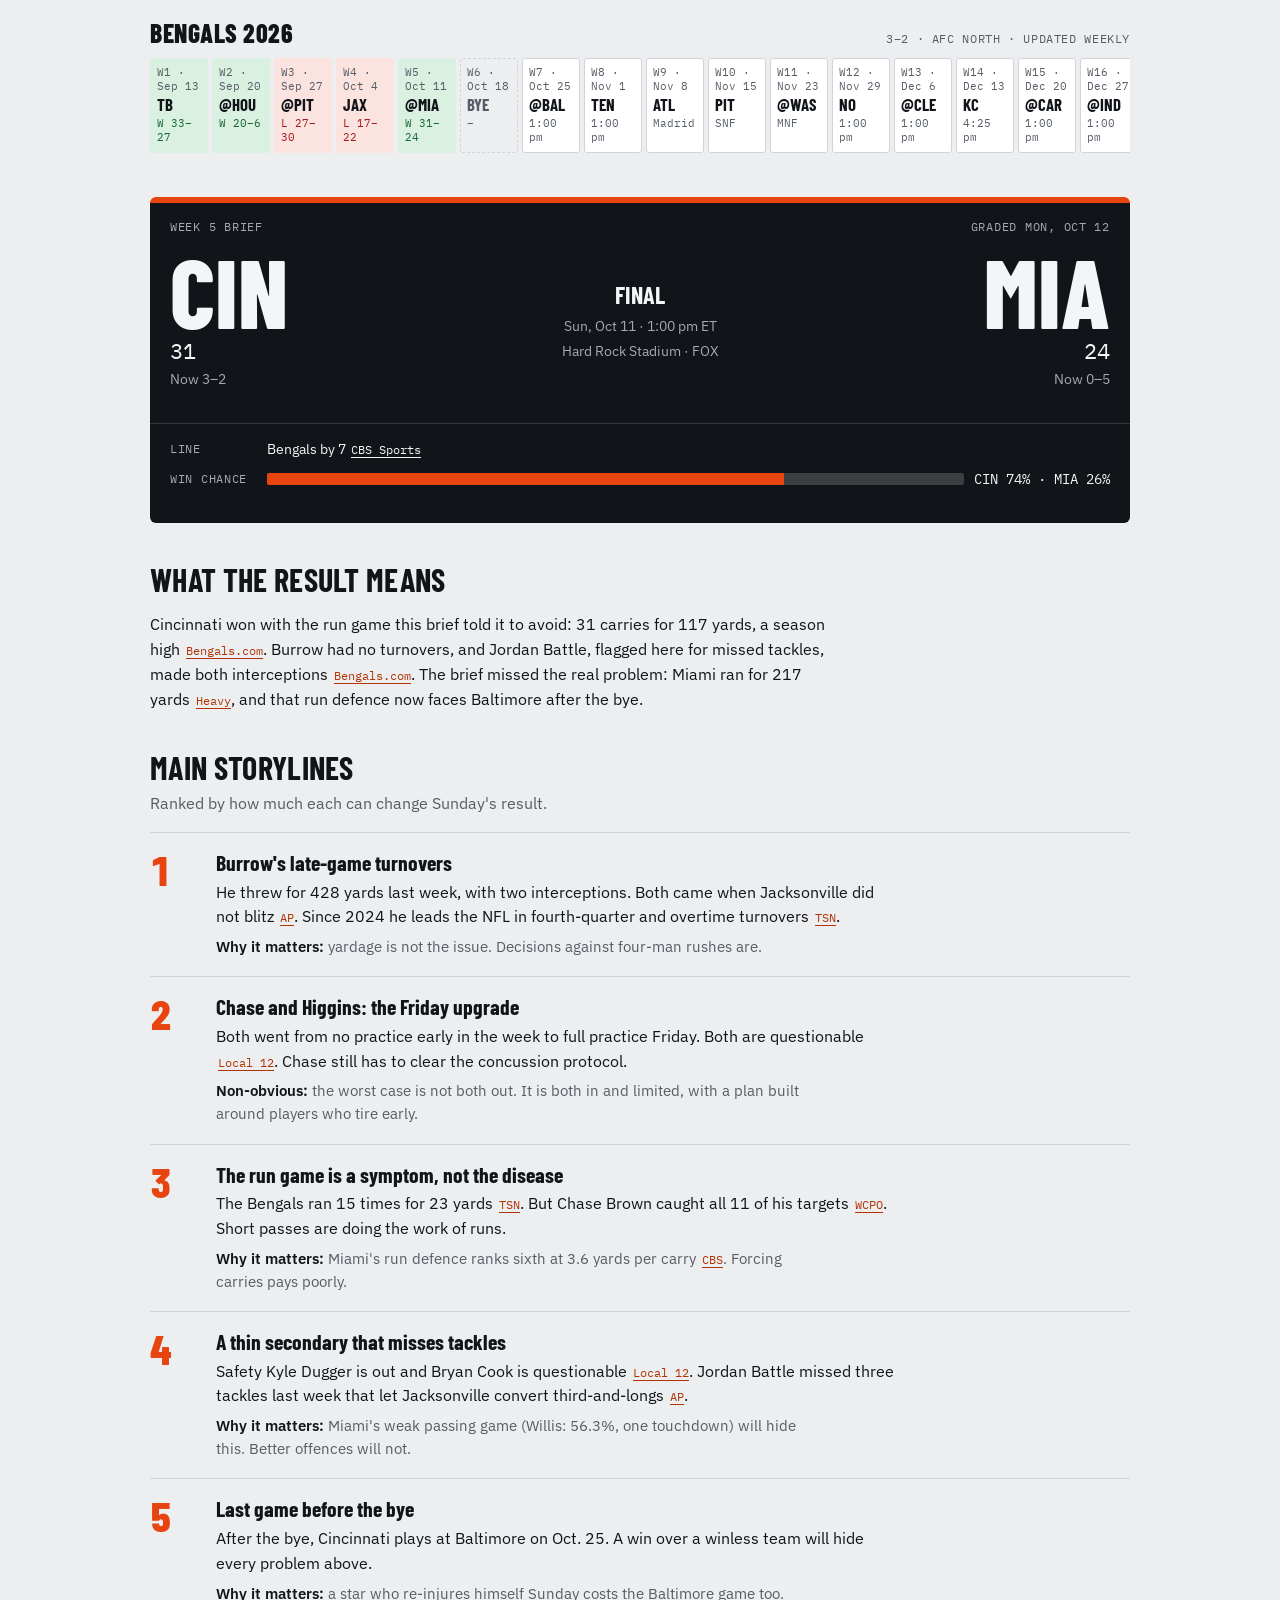
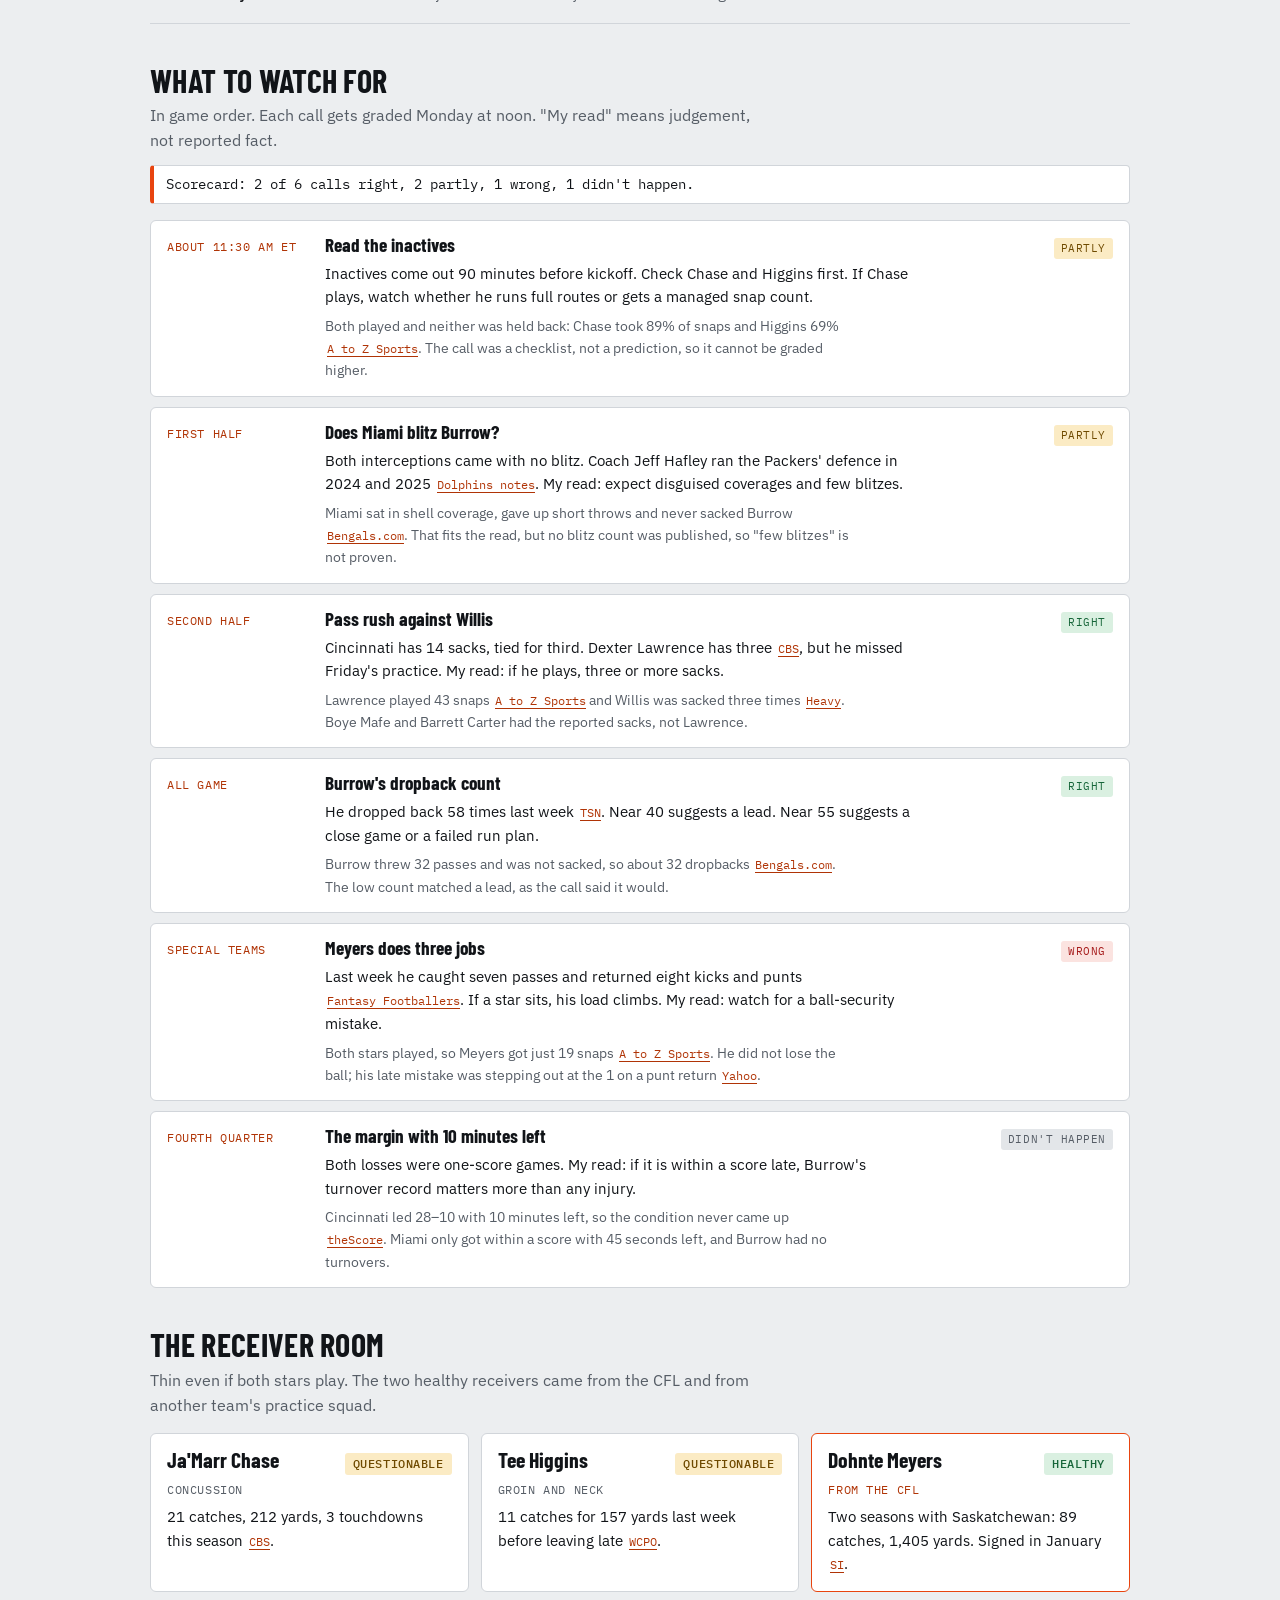
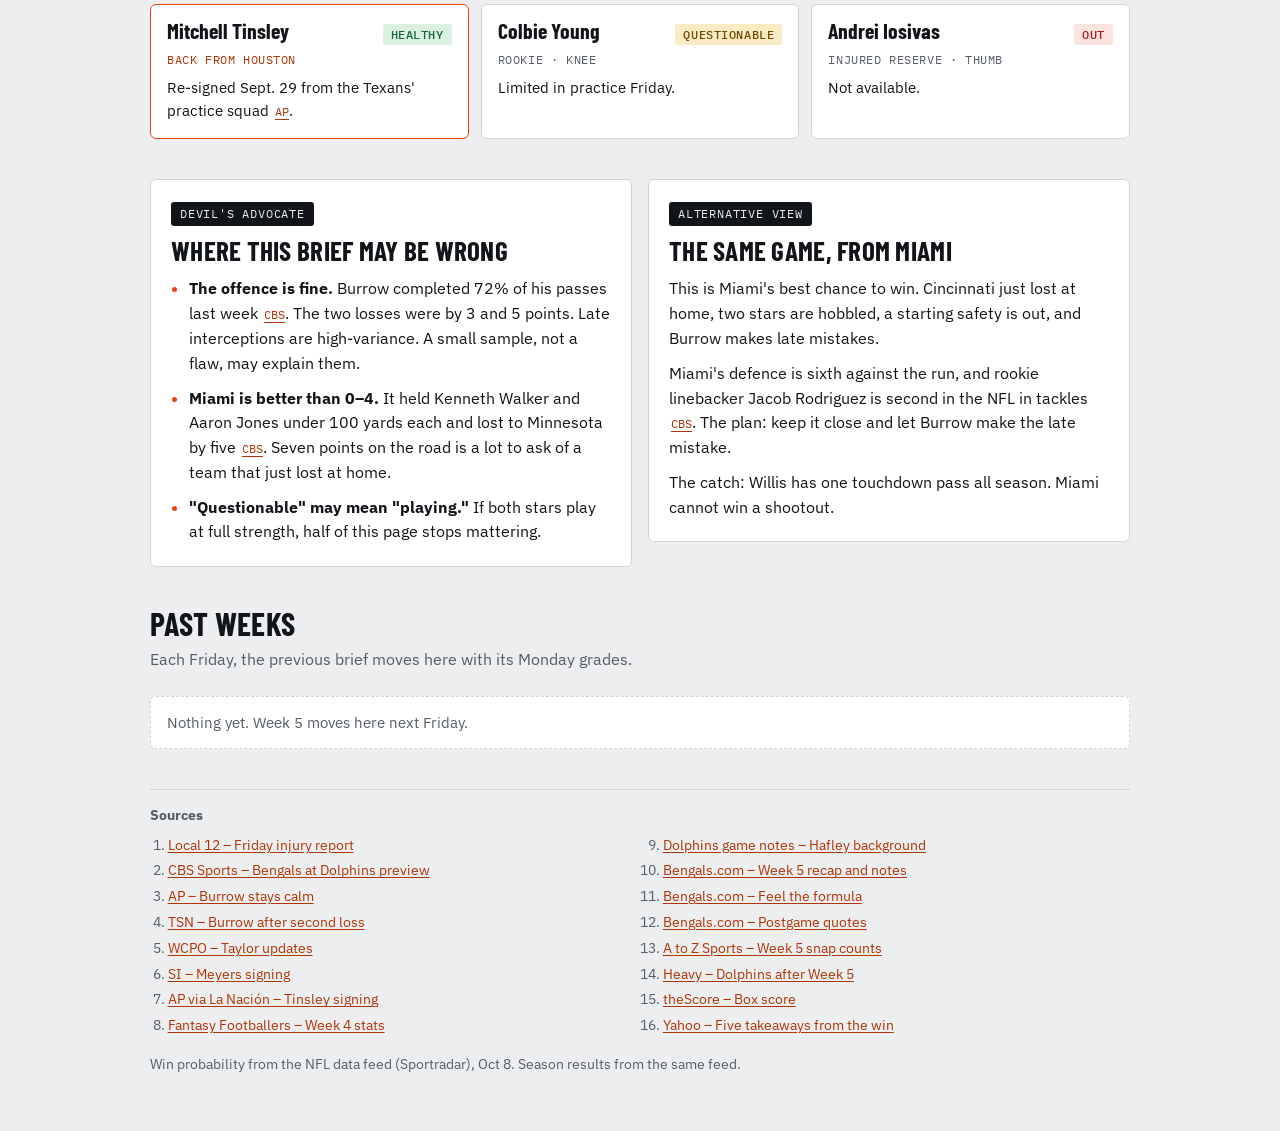
<file: docs/reference-week5-page.html>
<!doctype html><html><head><meta charset=utf8><meta name=viewport content="width=device-width,initial-scale=1,viewport-fit=cover"><style>:root{color-scheme:light;box-sizing:border-box;padding-top:env(safe-area-inset-top,0px);padding-bottom:env(safe-area-inset-bottom,0px)}html{scroll-padding-top:env(safe-area-inset-top,0px)}body{margin:0;padding:0;font:14px -apple-system,BlinkMacSystemFont,sans-serif;background:#fff;color:#000}img{max-width:100%}[hidden]:not([hidden=until-found i]){display:none!important}</style></head><body>
<title>Bengals Season Brief</title>
<link rel="preconnect" href="https://fonts.googleapis.com">
<link rel="preconnect" href="https://fonts.gstatic.com" crossorigin>
<link rel="stylesheet" href="https://fonts.googleapis.com/css2?family=Barlow+Condensed:wght@600;700;800&family=IBM+Plex+Sans:wght@400;500;600&family=IBM+Plex+Mono:wght@500&display=swap">
<style>
/* Layout: season strip, black scoreboard for the current week, then one reading column. Status is always text plus colour. */
:root {
  --paper: #ECEEF0; --surface: #FFFFFF; --ink: #111418; --muted: #565D66; --rule: #D1D5DA;
  --accent: #E8440F; --accent-ink: #B03406;
  --board-bg: #111418; --board-ink: #F4F5F6; --board-muted: #A3AAB3;
  --out: #A61B1B; --out-bg: #FBE3E0; --q: #6F4A00; --q-bg: #FBEBC4; --ok: #17663A; --ok-bg: #DAF0E1; --none: #565D66; --none-bg: #E3E6E9;
  --font-display: "Barlow Condensed", "Arial Narrow", "Helvetica Neue", sans-serif;
  --font-body: "IBM Plex Sans", system-ui, -apple-system, "Segoe UI", sans-serif;
  --font-data: "IBM Plex Mono", ui-monospace, "SFMono-Regular", Menlo, monospace;
}
@media (prefers-color-scheme: dark) {
  :root:not([data-theme="light"]) {
    --paper: #0D0F12; --surface: #171A1E; --ink: #ECEEF0; --muted: #A1A8B1; --rule: #2B3036;
    --accent: #FF6B2E; --accent-ink: #FF8A57; --board-bg: #1B1F24; --board-ink: #F4F5F6; --board-muted: #A3AAB3;
    --out: #FFA39B; --out-bg: #3B1B19; --q: #F5CC66; --q-bg: #3A2E10; --ok: #7DDBA0; --ok-bg: #12301F; --none: #A1A8B1; --none-bg: #262B31;
    color-scheme: dark;
  }
}
:root[data-theme="dark"] {
  --paper: #0D0F12; --surface: #171A1E; --ink: #ECEEF0; --muted: #A1A8B1; --rule: #2B3036;
  --accent: #FF6B2E; --accent-ink: #FF8A57; --board-bg: #1B1F24; --board-ink: #F4F5F6; --board-muted: #A3AAB3;
  --out: #FFA39B; --out-bg: #3B1B19; --q: #F5CC66; --q-bg: #3A2E10; --ok: #7DDBA0; --ok-bg: #12301F; --none: #A1A8B1; --none-bg: #262B31;
  color-scheme: dark;
}
* { box-sizing: border-box; }
body { background: var(--paper); color: var(--ink); font-family: var(--font-body); font-size: 16px; line-height: 1.55; padding-inline: 16px; padding-block: 20px 56px; }
.wrap { max-width: 980px; margin-inline: auto; display: flex; flex-direction: column; gap: 40px; }
a { color: var(--accent-ink); text-underline-offset: 2px; }
a:focus-visible, summary:focus-visible { outline: 3px solid var(--accent); outline-offset: 2px; border-radius: 2px; }
h1, h2, h3 { font-family: var(--font-display); text-wrap: balance; margin: 0; line-height: 1.05; }
h2 { font-size: 2rem; font-weight: 700; letter-spacing: 0.01em; text-transform: uppercase; }
h3 { font-size: 1.35rem; font-weight: 700; }
p { margin: 0; }
.src { font-family: var(--font-data); font-size: 0.72rem; white-space: nowrap; text-decoration: none; border-bottom: 1px solid currentColor; margin-inline-start: 2px; }
.lede { color: var(--muted); max-width: 62ch; }
.section-head { display: flex; flex-direction: column; gap: 6px; margin-bottom: 16px; }
.sr-only { position: absolute; width: 1px; height: 1px; overflow: hidden; clip: rect(0 0 0 0); white-space: nowrap; }

/* Season strip */
.season { display: flex; flex-direction: column; gap: 10px; }
.season-top { display: flex; flex-wrap: wrap; align-items: baseline; justify-content: space-between; gap: 6px 16px; }
.season-top h1 { font-size: 1.6rem; font-weight: 800; text-transform: uppercase; letter-spacing: 0.02em; }
.season-top .meta { font-family: var(--font-data); font-size: 0.78rem; color: var(--muted); text-transform: uppercase; letter-spacing: 0.05em; }
.strip-scroll { overflow-x: auto; padding-bottom: 4px; }
.strip { list-style: none; margin: 0; padding: 0; display: grid; grid-template-columns: repeat(18, minmax(58px, 1fr)); gap: 4px; min-width: 1080px; }
.g { display: flex; flex-direction: column; gap: 1px; padding: 7px 6px 8px; border-radius: 3px; background: var(--surface); border: 1px solid var(--rule); font-size: 0.78rem; line-height: 1.25; }
.g .wk { font-family: var(--font-data); font-size: 0.66rem; color: var(--muted); }
.g .opp { font-family: var(--font-display); font-weight: 700; font-size: 1.05rem; }
.g .res { font-family: var(--font-data); font-size: 0.7rem; font-variant-numeric: tabular-nums; }
.g.w { background: var(--ok-bg); border-color: transparent; } .g.w .res { color: var(--ok); }
.g.l { background: var(--out-bg); border-color: transparent; } .g.l .res { color: var(--out); }
.g.now { border: 2px solid var(--accent); } .g.now .res { color: var(--accent-ink); }
.g.bye { background: transparent; border-style: dashed; color: var(--muted); }
.g .res.up { color: var(--muted); }

/* Scoreboard */
.board { background: var(--board-bg); color: var(--board-ink); border-radius: 6px; overflow: hidden; border-top: 6px solid var(--accent); }
.board-top { display: flex; flex-wrap: wrap; justify-content: space-between; gap: 4px 16px; padding: 14px 20px 0; font-family: var(--font-data); font-size: 0.78rem; color: var(--board-muted); text-transform: uppercase; letter-spacing: 0.06em; }
.board-main { display: grid; grid-template-columns: 1fr auto 1fr; align-items: center; gap: 12px; padding: 12px 20px 18px; }
.team { display: flex; flex-direction: column; min-width: 0; }
.team.away { align-items: flex-end; text-align: right; }
.abbr { font-family: var(--font-display); font-weight: 800; font-size: clamp(3.4rem, 12vw, 6rem); line-height: 0.9; }
.rec { font-family: var(--font-data); font-size: 1.4rem; font-variant-numeric: tabular-nums; }
.sub { color: var(--board-muted); font-size: 0.85rem; }
.mid { display: flex; flex-direction: column; align-items: center; text-align: center; gap: 2px; font-size: 0.9rem; color: var(--board-muted); }
.mid strong { color: var(--board-ink); font-family: var(--font-display); font-size: 1.5rem; font-weight: 700; text-transform: uppercase; }
.odds { border-top: 1px solid rgba(255,255,255,0.14); padding: 14px 20px 18px; display: grid; grid-template-columns: auto 1fr; gap: 8px 20px; align-items: center; font-size: 0.9rem; }
.odds dt { font-family: var(--font-data); font-size: 0.74rem; text-transform: uppercase; letter-spacing: 0.06em; color: var(--board-muted); }
.odds dd { margin: 0; }
.odds a { color: var(--board-ink); }
.bar { display: flex; align-items: center; gap: 10px; flex-wrap: wrap; }
.bar-track { flex: 1; height: 12px; background: rgba(255,255,255,0.18); border-radius: 2px; overflow: hidden; min-width: 80px; }
.bar-fill { display: block; height: 100%; width: 74.1%; background: var(--accent); }
.bar-label { font-family: var(--font-data); font-variant-numeric: tabular-nums; white-space: nowrap; }

/* Pills */
.pill { display: inline-block; font-family: var(--font-data); font-size: 0.72rem; text-transform: uppercase; letter-spacing: 0.05em; padding: 2px 8px; border-radius: 3px; white-space: nowrap; font-weight: 500; }
.pill.out, .grade.miss { color: var(--out); background: var(--out-bg); }
.pill.q, .grade.partial { color: var(--q); background: var(--q-bg); }
.pill.ok, .grade.hit { color: var(--ok); background: var(--ok-bg); }
.grade.pending, .grade.na { color: var(--none); background: var(--none-bg); }
.grade { display: inline-block; font-family: var(--font-data); font-size: 0.68rem; text-transform: uppercase; letter-spacing: 0.05em; padding: 2px 7px; border-radius: 3px; white-space: nowrap; }

/* Storylines */
.stories { list-style: none; margin: 0; padding: 0; border-top: 1px solid var(--rule); }
.stories li { display: grid; grid-template-columns: 52px minmax(0, 1fr); gap: 14px; padding: 18px 0; border-bottom: 1px solid var(--rule); }
.rank { font-family: var(--font-display); font-weight: 800; font-size: 2.6rem; line-height: 0.9; color: var(--accent); font-variant-numeric: tabular-nums; }
.stories h3 { margin-bottom: 6px; }
.stories p { max-width: 68ch; }
.stories p + p { margin-top: 6px; }
.read { color: var(--muted); font-size: 0.93rem; }
.read b { color: var(--ink); font-weight: 600; }

/* Watch list */
.watch { list-style: none; margin: 0; padding: 0; display: flex; flex-direction: column; gap: 10px; }
.watch li { display: grid; grid-template-columns: 140px minmax(0, 1fr); gap: 6px 18px; background: var(--surface); border: 1px solid var(--rule); border-radius: 6px; padding: 14px 16px; }
.when { font-family: var(--font-data); font-size: 0.76rem; text-transform: uppercase; letter-spacing: 0.05em; color: var(--accent-ink); padding-top: 3px; }
.watch .head { display: flex; justify-content: space-between; align-items: baseline; gap: 6px 12px; flex-wrap: wrap; margin-bottom: 3px; }
.watch h3 { font-size: 1.2rem; }
.watch p { font-size: 0.95rem; max-width: 66ch; }
.scorecard { font-family: var(--font-data); font-size: 0.85rem; font-variant-numeric: tabular-nums; color: var(--ink); background: var(--surface); border: 1px solid var(--rule); border-left: 4px solid var(--accent); border-radius: 4px; padding: 8px 12px; margin-top: 6px; }
.meaning { max-width: 68ch; }
.watch .verdict { margin-top: 6px; font-size: 0.9rem; color: var(--muted); }

/* Receiver room */
.recv { display: grid; grid-template-columns: repeat(auto-fill, minmax(270px, 1fr)); gap: 12px; }
.rcard { background: var(--surface); border: 1px solid var(--rule); border-radius: 6px; padding: 14px 16px 16px; display: flex; flex-direction: column; gap: 6px; min-width: 0; }
.rcard header { display: flex; justify-content: space-between; align-items: baseline; gap: 10px; flex-wrap: wrap; }
.rcard .tag { font-family: var(--font-data); font-size: 0.74rem; color: var(--muted); text-transform: uppercase; letter-spacing: 0.05em; }
.rcard.hl { border-color: var(--accent); } .rcard.hl .tag { color: var(--accent-ink); }
.rcard p { font-size: 0.93rem; }

/* Counterpoints */
.counter { display: grid; grid-template-columns: repeat(2, minmax(0, 1fr)); gap: 16px; align-items: start; }
.cblock { background: var(--surface); border: 1px solid var(--rule); border-radius: 6px; padding: 20px 20px 22px; min-width: 0; }
.cblock .chip { display: inline-block; font-family: var(--font-data); font-size: 0.72rem; text-transform: uppercase; letter-spacing: 0.07em; background: var(--ink); color: var(--paper); padding: 3px 9px; border-radius: 3px; margin-bottom: 10px; }
.cblock h2 { font-size: 1.7rem; margin-bottom: 12px; }
.cblock ul { margin: 0; padding-left: 1.1rem; display: flex; flex-direction: column; gap: 10px; }
.cblock p + p { margin-top: 10px; }
.cblock li::marker { color: var(--accent); }

/* Archive */
.archive { display: flex; flex-direction: column; gap: 8px; }
.archive details { background: var(--surface); border: 1px solid var(--rule); border-radius: 6px; padding: 12px 16px; }
.archive summary { cursor: pointer; font-family: var(--font-display); font-weight: 700; font-size: 1.2rem; }
.empty { color: var(--muted); font-size: 0.95rem; background: var(--surface); border: 1px dashed var(--rule); border-radius: 6px; padding: 14px 16px; }

.sources { columns: 2 280px; column-gap: 28px; font-size: 0.88rem; padding-left: 1.1rem; margin: 0; }
.sources li { break-inside: avoid; margin-bottom: 4px; }
footer.note { border-top: 1px solid var(--rule); padding-top: 14px; color: var(--muted); font-size: 0.9rem; }

@media (max-width: 760px) {
  .counter { grid-template-columns: minmax(0, 1fr); }
  .watch li { grid-template-columns: minmax(0, 1fr); }
  .stories li { grid-template-columns: 40px minmax(0, 1fr); gap: 10px; }
  .rank { font-size: 2.1rem; }
  .board-main { grid-template-columns: 1fr 1fr; }
  .mid { grid-column: 1 / -1; order: 3; flex-direction: row; flex-wrap: wrap; justify-content: center; gap: 4px 12px; }
  h2 { font-size: 1.7rem; }
}
</style>

<div class="wrap">

  <section class="season" aria-labelledby="season-h">
    <div class="season-top">
      <h1 id="season-h">Bengals 2026</h1>
      <span class="meta">3–2 · AFC North · Updated weekly</span>
    </div>
    <div class="strip-scroll">
      <ol class="strip" id="season-strip">
        <li class="g w"><span class="wk">W1 · Sep 13</span><span class="opp">TB</span><span class="res">W 33–27</span></li>
        <li class="g w"><span class="wk">W2 · Sep 20</span><span class="opp">@HOU</span><span class="res">W 20–6</span></li>
        <li class="g l"><span class="wk">W3 · Sep 27</span><span class="opp">@PIT</span><span class="res">L 27–30</span></li>
        <li class="g l"><span class="wk">W4 · Oct 4</span><span class="opp">JAX</span><span class="res">L 17–22</span></li>
        <li class="g w"><span class="wk">W5 · Oct 11</span><span class="opp">@MIA</span><span class="res">W 31–24</span></li>
        <li class="g bye"><span class="wk">W6 · Oct 18</span><span class="opp">BYE</span><span class="res up">–</span></li>
        <li class="g"><span class="wk">W7 · Oct 25</span><span class="opp">@BAL</span><span class="res up">1:00 pm</span></li>
        <li class="g"><span class="wk">W8 · Nov 1</span><span class="opp">TEN</span><span class="res up">1:00 pm</span></li>
        <li class="g"><span class="wk">W9 · Nov 8</span><span class="opp">ATL</span><span class="res up">Madrid</span></li>
        <li class="g"><span class="wk">W10 · Nov 15</span><span class="opp">PIT</span><span class="res up">SNF</span></li>
        <li class="g"><span class="wk">W11 · Nov 23</span><span class="opp">@WAS</span><span class="res up">MNF</span></li>
        <li class="g"><span class="wk">W12 · Nov 29</span><span class="opp">NO</span><span class="res up">1:00 pm</span></li>
        <li class="g"><span class="wk">W13 · Dec 6</span><span class="opp">@CLE</span><span class="res up">1:00 pm</span></li>
        <li class="g"><span class="wk">W14 · Dec 13</span><span class="opp">KC</span><span class="res up">4:25 pm</span></li>
        <li class="g"><span class="wk">W15 · Dec 20</span><span class="opp">@CAR</span><span class="res up">1:00 pm</span></li>
        <li class="g"><span class="wk">W16 · Dec 27</span><span class="opp">@IND</span><span class="res up">1:00 pm</span></li>
        <li class="g"><span class="wk">W17 · Dec 31</span><span class="opp">BAL</span><span class="res up">TNF</span></li>
        <li class="g"><span class="wk">W18 · Jan 10</span><span class="opp">CLE</span><span class="res up">1:00 pm</span></li>
      </ol>
    </div>
  </section>

  <div id="current-week" class="wrap" style="gap:40px">

  <header class="board" aria-label="This week's game">
    <div class="board-top"><span>Week 5 brief</span><span>Graded Mon, Oct 12</span></div>
    <div class="board-main">
      <div class="team"><span class="abbr">CIN</span><span class="rec">31</span><span class="sub">Now 3–2</span></div>
      <div class="mid"><strong>Final</strong><span>Sun, Oct 11 · 1:00 pm ET</span><span>Hard Rock Stadium · FOX</span></div>
      <div class="team away"><span class="abbr">MIA</span><span class="rec">24</span><span class="sub">Now 0–5</span></div>
    </div>
    <dl class="odds">
      <dt>Line</dt>
      <dd>Bengals by 7 <a class="src" href="https://www.cbssports.com/nfl/news/bengals-visit-dolphins-with-jamarr-chase-tee-higgins-injured/">CBS Sports</a></dd>
      <dt>Win chance</dt>
      <dd class="bar"><span class="bar-track" role="img" aria-label="Cincinnati win probability 74 percent"><span class="bar-fill"></span></span><span class="bar-label">CIN 74% · MIA 26%</span></dd>
    </dl>
  </header>

  <section aria-labelledby="meaning">
    <div class="section-head">
      <h2 id="meaning">What the result means</h2>
    </div>
    <p class="meaning">Cincinnati won with the run game this brief told it to avoid: 31 carries for 117 yards, a season high <a class="src" href="https://www.bengals.com/news/bengals-feel-the-formula-after-melting-dolphins-joe-burrow-zac-taylor">Bengals.com</a>. Burrow had no turnovers, and Jordan Battle, flagged here for missed tackles, made both interceptions <a class="src" href="https://www.bengals.com/news/bengals-dolphins-recap-postgame-notes-quotes-stats-week-5-2026">Bengals.com</a>. The brief missed the real problem: Miami ran for 217 yards <a class="src" href="https://heavy.com/sports/nfl/miami-dolphins/jeff-hafley-nfl-news-offense-history-week-5/">Heavy</a>, and that run defence now faces Baltimore after the bye.</p>
  </section>

  <section aria-labelledby="stories">
    <div class="section-head">
      <h2 id="stories">Main storylines</h2>
      <p class="lede">Ranked by how much each can change Sunday's result.</p>
    </div>
    <ol class="stories">
      <li>
        <span class="rank" aria-hidden="true">1</span>
        <div>
          <h3>Burrow's late-game turnovers</h3>
          <p>He threw for 428 yards last week, with two interceptions. Both came when Jacksonville did not blitz <a class="src" href="https://www.yourvalley.net/stories/burrow-stays-calm-with-bengals-at-2-2-but-injuries-to-chase-and-higgins-will-impact-game-plan,726013">AP</a>. Since 2024 he leads the NFL in fourth-quarter and overtime turnovers <a class="src" href="https://www.tsn.ca/nfl/article/burrow-after-bengals-second-straight-loss-not-armageddon-n1-50105859/">TSN</a>.</p>
          <p class="read"><b>Why it matters:</b> yardage is not the issue. Decisions against four-man rushes are.</p>
        </div>
      </li>
      <li>
        <span class="rank" aria-hidden="true">2</span>
        <div>
          <h3>Chase and Higgins: the Friday upgrade</h3>
          <p>Both went from no practice early in the week to full practice Friday. Both are questionable <a class="src" href="https://local12.com/sports/bengals/bengals-jamarr-chase-tee-higgins-injury-report-dolphins-week-5">Local 12</a>. Chase still has to clear the concussion protocol.</p>
          <p class="read"><b>Non-obvious:</b> the worst case is not both out. It is both in and limited, with a plan built around players who tire early.</p>
        </div>
      </li>
      <li>
        <span class="rank" aria-hidden="true">3</span>
        <div>
          <h3>The run game is a symptom, not the disease</h3>
          <p>The Bengals ran 15 times for 23 yards <a class="src" href="https://www.tsn.ca/nfl/article/burrow-after-bengals-second-straight-loss-not-armageddon-n1-50105859/">TSN</a>. But Chase Brown caught all 11 of his targets <a class="src" href="https://www.wcpo.com/sports/football/bengals/well-take-them-day-to-day-taylor-gives-updates-on-chase-higgins-injuries">WCPO</a>. Short passes are doing the work of runs.</p>
          <p class="read"><b>Why it matters:</b> Miami's run defence ranks sixth at 3.6 yards per carry <a class="src" href="https://www.cbssports.com/nfl/news/bengals-visit-dolphins-with-jamarr-chase-tee-higgins-injured/">CBS</a>. Forcing carries pays poorly.</p>
        </div>
      </li>
      <li>
        <span class="rank" aria-hidden="true">4</span>
        <div>
          <h3>A thin secondary that misses tackles</h3>
          <p>Safety Kyle Dugger is out and Bryan Cook is questionable <a class="src" href="https://local12.com/sports/bengals/bengals-jamarr-chase-tee-higgins-injury-report-dolphins-week-5">Local 12</a>. Jordan Battle missed three tackles last week that let Jacksonville convert third-and-longs <a class="src" href="https://www.yourvalley.net/stories/burrow-stays-calm-with-bengals-at-2-2-but-injuries-to-chase-and-higgins-will-impact-game-plan,726013">AP</a>.</p>
          <p class="read"><b>Why it matters:</b> Miami's weak passing game (Willis: 56.3%, one touchdown) will hide this. Better offences will not.</p>
        </div>
      </li>
      <li>
        <span class="rank" aria-hidden="true">5</span>
        <div>
          <h3>Last game before the bye</h3>
          <p>After the bye, Cincinnati plays at Baltimore on Oct. 25. A win over a winless team will hide every problem above.</p>
          <p class="read"><b>Why it matters:</b> a star who re-injures himself Sunday costs the Baltimore game too.</p>
        </div>
      </li>
    </ol>
  </section>

  <section aria-labelledby="watch">
    <div class="section-head">
      <h2 id="watch">What to watch for</h2>
      <p class="lede">In game order. Each call gets graded Monday at noon. "My read" means judgement, not reported fact.</p>
      <p class="scorecard">Scorecard: 2 of 6 calls right, 2 partly, 1 wrong, 1 didn't happen.</p>
    </div>
    <ul class="watch">
      <li data-call="1">
        <span class="when">About 11:30 am ET</span>
        <div><div class="head"><h3>Read the inactives</h3><span class="grade partial">Partly</span></div><p>Inactives come out 90 minutes before kickoff. Check Chase and Higgins first. If Chase plays, watch whether he runs full routes or gets a managed snap count.</p><p class="verdict">Both played and neither was held back: Chase took 89% of snaps and Higgins 69% <a class="src" href="https://atozsports.com/nfl/cincinnati-bengals-news/bengals-week-5-snap-counts-at-dolphins-bj-hill-jamarr-chase-tee-higgins/">A to Z Sports</a>. The call was a checklist, not a prediction, so it cannot be graded higher.</p></div>
      </li>
      <li data-call="2">
        <span class="when">First half</span>
        <div><div class="head"><h3>Does Miami blitz Burrow?</h3><span class="grade partial">Partly</span></div><p>Both interceptions came with no blitz. Coach Jeff Hafley ran the Packers' defence in 2024 and 2025 <a class="src" href="https://static.clubs.nfl.com/image/upload/dolphins/roq5llpxnsstbgy9eeuu">Dolphins notes</a>. My read: expect disguised coverages and few blitzes.</p><p class="verdict">Miami sat in shell coverage, gave up short throws and never sacked Burrow <a class="src" href="https://www.bengals.com/news/bengals-dolphins-postgame-quotes-week-5-2026">Bengals.com</a>. That fits the read, but no blitz count was published, so "few blitzes" is not proven.</p></div>
      </li>
      <li data-call="3">
        <span class="when">Second half</span>
        <div><div class="head"><h3>Pass rush against Willis</h3><span class="grade hit">Right</span></div><p>Cincinnati has 14 sacks, tied for third. Dexter Lawrence has three <a class="src" href="https://www.cbssports.com/nfl/news/bengals-visit-dolphins-with-jamarr-chase-tee-higgins-injured/">CBS</a>, but he missed Friday's practice. My read: if he plays, three or more sacks.</p><p class="verdict">Lawrence played 43 snaps <a class="src" href="https://atozsports.com/nfl/cincinnati-bengals-news/bengals-week-5-snap-counts-at-dolphins-bj-hill-jamarr-chase-tee-higgins/">A to Z Sports</a> and Willis was sacked three times <a class="src" href="https://heavy.com/sports/nfl/miami-dolphins/jeff-hafley-nfl-news-offense-history-week-5/">Heavy</a>. Boye Mafe and Barrett Carter had the reported sacks, not Lawrence.</p></div>
      </li>
      <li data-call="4">
        <span class="when">All game</span>
        <div><div class="head"><h3>Burrow's dropback count</h3><span class="grade hit">Right</span></div><p>He dropped back 58 times last week <a class="src" href="https://www.tsn.ca/nfl/article/burrow-after-bengals-second-straight-loss-not-armageddon-n1-50105859/">TSN</a>. Near 40 suggests a lead. Near 55 suggests a close game or a failed run plan.</p><p class="verdict">Burrow threw 32 passes and was not sacked, so about 32 dropbacks <a class="src" href="https://www.bengals.com/news/bengals-feel-the-formula-after-melting-dolphins-joe-burrow-zac-taylor">Bengals.com</a>. The low count matched a lead, as the call said it would.</p></div>
      </li>
      <li data-call="5">
        <span class="when">Special teams</span>
        <div><div class="head"><h3>Meyers does three jobs</h3><span class="grade miss">Wrong</span></div><p>Last week he caught seven passes and returned eight kicks and punts <a class="src" href="https://www.thefantasyfootballers.com/news/640886/tee-higgins-deemed-day-to-day/">Fantasy Footballers</a>. If a star sits, his load climbs. My read: watch for a ball-security mistake.</p><p class="verdict">Both stars played, so Meyers got just 19 snaps <a class="src" href="https://atozsports.com/nfl/cincinnati-bengals-news/bengals-week-5-snap-counts-at-dolphins-bj-hill-jamarr-chase-tee-higgins/">A to Z Sports</a>. He did not lose the ball; his late mistake was stepping out at the 1 on a punt return <a class="src" href="https://sports.yahoo.com/articles/cincinnati-bengals-5-takeaways-31-140200359.html">Yahoo</a>.</p></div>
      </li>
      <li data-call="6">
        <span class="when">Fourth quarter</span>
        <div><div class="head"><h3>The margin with 10 minutes left</h3><span class="grade na">Didn't happen</span></div><p>Both losses were one-score games. My read: if it is within a score late, Burrow's turnover record matters more than any injury.</p><p class="verdict">Cincinnati led 28–10 with 10 minutes left, so the condition never came up <a class="src" href="https://www.thescore.com/nfl/event/140644">theScore</a>. Miami only got within a score with 45 seconds left, and Burrow had no turnovers.</p></div>
      </li>
    </ul>
  </section>

  <section aria-labelledby="room">
    <div class="section-head">
      <h2 id="room">The receiver room</h2>
      <p class="lede">Thin even if both stars play. The two healthy receivers came from the CFL and from another team's practice squad.</p>
    </div>
    <div class="recv">
      <article class="rcard"><header><h3>Ja'Marr Chase</h3><span class="pill q">Questionable</span></header><span class="tag">Concussion</span><p>21 catches, 212 yards, 3 touchdowns this season <a class="src" href="https://www.cbssports.com/nfl/news/bengals-visit-dolphins-with-jamarr-chase-tee-higgins-injured/">CBS</a>.</p></article>
      <article class="rcard"><header><h3>Tee Higgins</h3><span class="pill q">Questionable</span></header><span class="tag">Groin and neck</span><p>11 catches for 157 yards last week before leaving late <a class="src" href="https://www.wcpo.com/sports/football/bengals/well-take-them-day-to-day-taylor-gives-updates-on-chase-higgins-injuries">WCPO</a>.</p></article>
      <article class="rcard hl"><header><h3>Dohnte Meyers</h3><span class="pill ok">Healthy</span></header><span class="tag">From the CFL</span><p>Two seasons with Saskatchewan: 89 catches, 1,405 yards. Signed in January <a class="src" href="https://www.si.com/nfl/bengals/onsi/news/report-bengals-take-low-risk-flier-on-former-cfl-standout-wide-receiver-01keca3489x5">SI</a>.</p></article>
      <article class="rcard hl"><header><h3>Mitchell Tinsley</h3><span class="pill ok">Healthy</span></header><span class="tag">Back from Houston</span><p>Re-signed Sept. 29 from the Texans' practice squad <a class="src" href="https://www.lanacion.com.ar/usa/bengals-shake-up-return-game-cut-keshawn-williams-and-add-mitchell-tinsley-nid30092026/">AP</a>.</p></article>
      <article class="rcard"><header><h3>Colbie Young</h3><span class="pill q">Questionable</span></header><span class="tag">Rookie · knee</span><p>Limited in practice Friday.</p></article>
      <article class="rcard"><header><h3>Andrei Iosivas</h3><span class="pill out">Out</span></header><span class="tag">Injured reserve · thumb</span><p>Not available.</p></article>
    </div>
  </section>

  <section class="counter" aria-label="Counterpoints">
    <div class="cblock">
      <span class="chip">Devil's Advocate</span>
      <h2>Where this brief may be wrong</h2>
      <ul>
        <li><b>The offence is fine.</b> Burrow completed 72% of his passes last week <a class="src" href="https://www.cbssports.com/nfl/news/bengals-visit-dolphins-with-jamarr-chase-tee-higgins-injured/">CBS</a>. The two losses were by 3 and 5 points. Late interceptions are high-variance. A small sample, not a flaw, may explain them.</li>
        <li><b>Miami is better than 0–4.</b> It held Kenneth Walker and Aaron Jones under 100 yards each and lost to Minnesota by five <a class="src" href="https://www.cbssports.com/nfl/news/bengals-visit-dolphins-with-jamarr-chase-tee-higgins-injured/">CBS</a>. Seven points on the road is a lot to ask of a team that just lost at home.</li>
        <li><b>"Questionable" may mean "playing."</b> If both stars play at full strength, half of this page stops mattering.</li>
      </ul>
    </div>
    <div class="cblock">
      <span class="chip">Alternative view</span>
      <h2>The same game, from Miami</h2>
      <p>This is Miami's best chance to win. Cincinnati just lost at home, two stars are hobbled, a starting safety is out, and Burrow makes late mistakes.</p>
      <p>Miami's defence is sixth against the run, and rookie linebacker Jacob Rodriguez is second in the NFL in tackles <a class="src" href="https://www.cbssports.com/nfl/news/bengals-visit-dolphins-with-jamarr-chase-tee-higgins-injured/">CBS</a>. The plan: keep it close and let Burrow make the late mistake.</p>
      <p>The catch: Willis has one touchdown pass all season. Miami cannot win a shootout.</p>
    </div>
  </section>

  </div>

  <section class="archive" aria-labelledby="past">
    <div class="section-head">
      <h2 id="past">Past weeks</h2>
      <p class="lede">Each Friday, the previous brief moves here with its Monday grades.</p>
    </div>
    <div id="archive-list">
      <p class="empty">Nothing yet. Week 5 moves here next Friday.</p>
    </div>
  </section>

  <footer class="note">
    <p style="margin-bottom:8px"><b>Sources</b></p>
    <ol class="sources">
      <li><a href="https://local12.com/sports/bengals/bengals-jamarr-chase-tee-higgins-injury-report-dolphins-week-5">Local 12 – Friday injury report</a></li>
      <li><a href="https://www.cbssports.com/nfl/news/bengals-visit-dolphins-with-jamarr-chase-tee-higgins-injured/">CBS Sports – Bengals at Dolphins preview</a></li>
      <li><a href="https://www.yourvalley.net/stories/burrow-stays-calm-with-bengals-at-2-2-but-injuries-to-chase-and-higgins-will-impact-game-plan,726013">AP – Burrow stays calm</a></li>
      <li><a href="https://www.tsn.ca/nfl/article/burrow-after-bengals-second-straight-loss-not-armageddon-n1-50105859/">TSN – Burrow after second loss</a></li>
      <li><a href="https://www.wcpo.com/sports/football/bengals/well-take-them-day-to-day-taylor-gives-updates-on-chase-higgins-injuries">WCPO – Taylor updates</a></li>
      <li><a href="https://www.si.com/nfl/bengals/onsi/news/report-bengals-take-low-risk-flier-on-former-cfl-standout-wide-receiver-01keca3489x5">SI – Meyers signing</a></li>
      <li><a href="https://www.lanacion.com.ar/usa/bengals-shake-up-return-game-cut-keshawn-williams-and-add-mitchell-tinsley-nid30092026/">AP via La Nación – Tinsley signing</a></li>
      <li><a href="https://www.thefantasyfootballers.com/news/640886/tee-higgins-deemed-day-to-day/">Fantasy Footballers – Week 4 stats</a></li>
      <li><a href="https://static.clubs.nfl.com/image/upload/dolphins/roq5llpxnsstbgy9eeuu">Dolphins game notes – Hafley background</a></li>
      <li><a href="https://www.bengals.com/news/bengals-dolphins-recap-postgame-notes-quotes-stats-week-5-2026">Bengals.com – Week 5 recap and notes</a></li>
      <li><a href="https://www.bengals.com/news/bengals-feel-the-formula-after-melting-dolphins-joe-burrow-zac-taylor">Bengals.com – Feel the formula</a></li>
      <li><a href="https://www.bengals.com/news/bengals-dolphins-postgame-quotes-week-5-2026">Bengals.com – Postgame quotes</a></li>
      <li><a href="https://atozsports.com/nfl/cincinnati-bengals-news/bengals-week-5-snap-counts-at-dolphins-bj-hill-jamarr-chase-tee-higgins/">A to Z Sports – Week 5 snap counts</a></li>
      <li><a href="https://heavy.com/sports/nfl/miami-dolphins/jeff-hafley-nfl-news-offense-history-week-5/">Heavy – Dolphins after Week 5</a></li>
      <li><a href="https://www.thescore.com/nfl/event/140644">theScore – Box score</a></li>
      <li><a href="https://sports.yahoo.com/articles/cincinnati-bengals-5-takeaways-31-140200359.html">Yahoo – Five takeaways from the win</a></li>
    </ol>
    <p style="margin-top:12px">Win probability from the NFL data feed (Sportradar), Oct 8. Season results from the same feed.</p>
  </footer>

</div>

</body></html>
</file>
